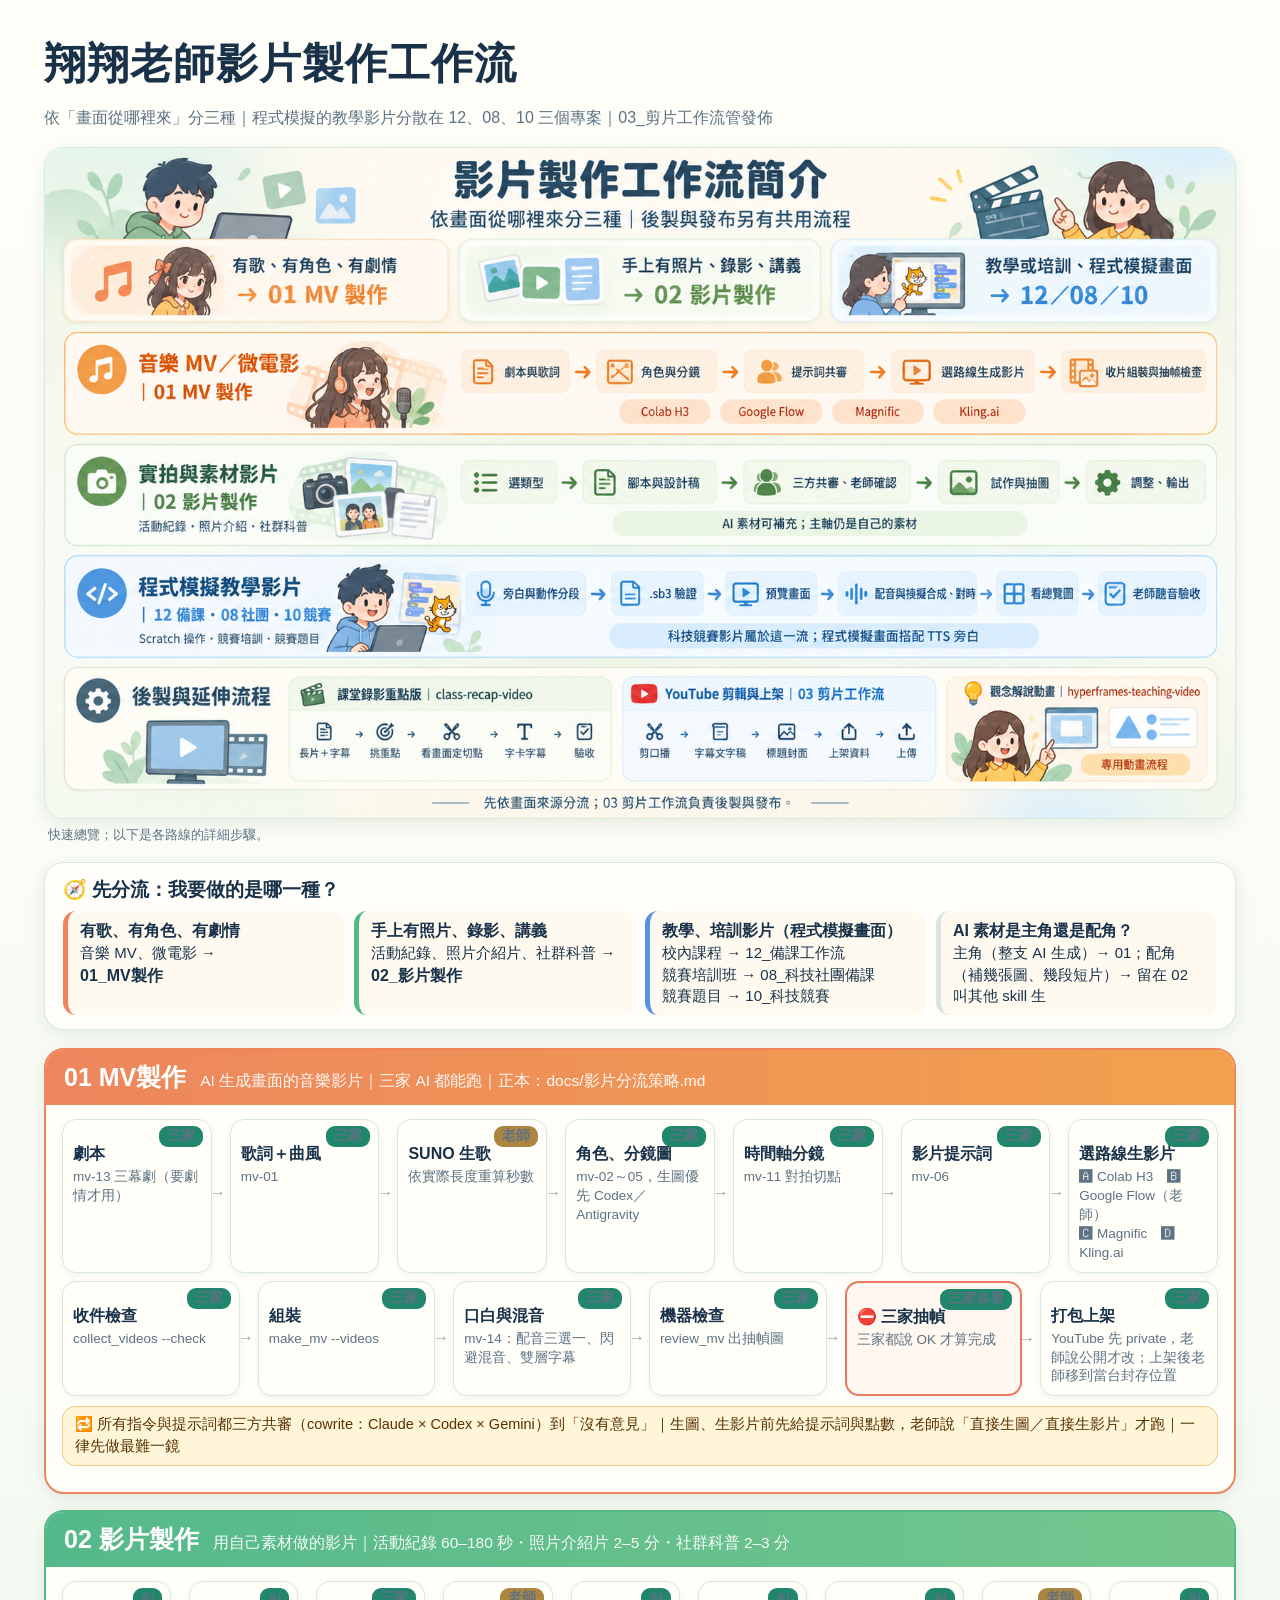
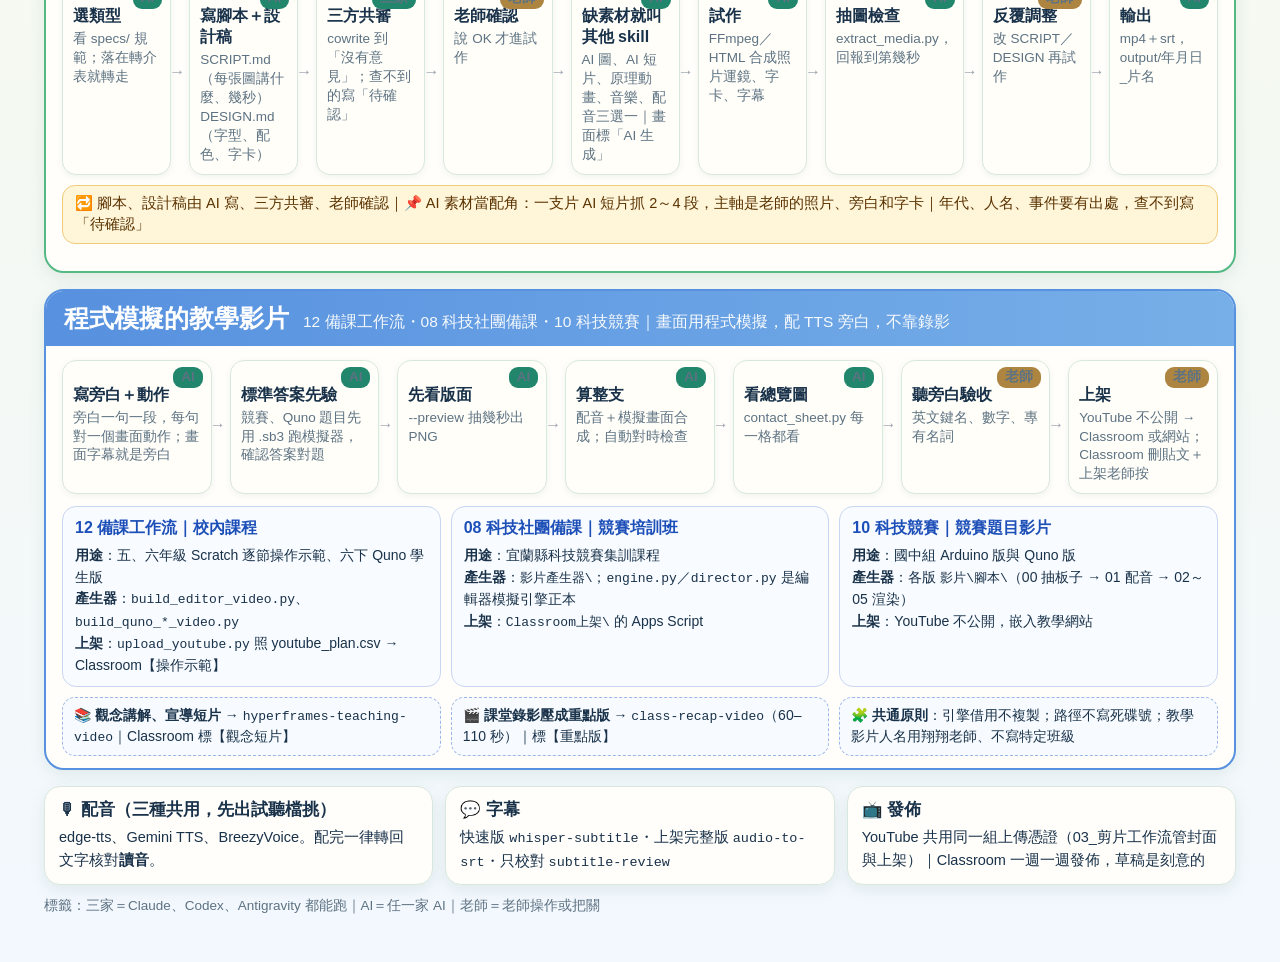
<file: index.html>
<!doctype html>
<html lang="zh-Hant">
<head>
  <meta charset="utf-8">
  <meta name="viewport" content="width=device-width, initial-scale=1">
  <title>影片製作工作流</title>
  <meta http-equiv="refresh" content="0; url=workflow.html">
  <script>window.location.replace('workflow.html');</script>
  <link rel="stylesheet" href="styles.css">
</head>
<body>
  <div class="app-shell">
    <aside class="sidebar" aria-label="MV 製作流程導覽">
      <div class="brand">
        <div class="brand-mark">MV</div>
        <div>
          <h1>mv-production</h1>
          <p>AI 影像與影片 SOP</p>
        </div>
      </div>
      
      <!-- 用戶認證區域 -->
      <div class="auth-section" id="authSection">
        <button class="google-signin-btn" id="googleSignInBtn" type="button">
          🔐 使用 Google 登入
        </button>
        <div id="userInfo" class="user-info" style="display:none;">
          <p id="userName"></p>
          <button class="logout-btn" id="logoutBtn" type="button">登出</button>
        </div>
      </div>

      <!-- 專案選單（登入後顯示）-->
      <div class="project-section" id="projectSection" style="display:none;">
        <label for="projectSelect">目前專案</label>
        <select id="projectSelect"></select>
        <div class="project-actions">
          <button class="ghost-btn" id="newProjectBtn" type="button">＋ 新增專案</button>
          <button class="ghost-btn danger" id="deleteProjectBtn" type="button">刪除</button>
        </div>
      </div>

      <nav class="step-nav" id="stepNav"></nav>
      <div class="sidebar-note">
        <strong>建議流程</strong>
        <span>先完成歌曲和主角，再進入分鏡、影片和打光。</span>
      </div>
    </aside>

    <main class="main">
      <section class="hero">
        <div>
          <h2>12 步完整 MV 製作工作流程</h2>
          <p class="hero-copy">
            依照 Step_01 到 Step_12 逐步完成歌詞、角色、影像、影片、Google Flow 和電影感打光。
            常用欄位可先填好，再直接組合成可複製的 AI 指令。
          </p>
        </div>
        <div class="hero-actions">
          <button class="primary-btn" id="copyActivePrompt" type="button">複製目前步驟指令</button>
          <button class="secondary-btn" id="resetForm" type="button">清空表單</button>
        </div>
      </section>

      <section class="step-details" id="stepDetailsSection">
        <div class="section-heading">
          <div>
            <p class="eyebrow" id="activeMeta">Step_01 - 進度 1/12</p>
            <h3 id="activeTitle">歌詞創作與曲風風格</h3>
          </div>
          <span class="status-pill" id="activeCount">1 / 12</span>
        </div>

        <p id="activePurpose" class="step-purpose">
          創作適合用 SUNO 生成音樂的歌詞，並編寫英文風格描述。
        </p>

        <div class="step-info-grid">
          <div class="info-block">
            <h4>⏱️ 預期時間</h4>
            <p id="stepTime">30-45 分鐘</p>
          </div>
          <div class="info-block">
            <h4>💰 成本</h4>
            <p id="stepCost">$0</p>
          </div>
        </div>

        <div class="step-details-group">
          <div>
            <h4>🛠️ 推薦工具</h4>
            <ul id="stepTools"></ul>
          </div>
          <div>
            <h4>📥 輸入物</h4>
            <ul id="stepInputs"></ul>
          </div>
          <div>
            <h4>📤 輸出物</h4>
            <ul id="stepOutputs"></ul>
          </div>
        </div>
      </section>

      <section class="workspace">
        <section class="builder" aria-labelledby="builderTitle">
          <div class="section-heading">
            <div>
              <p class="eyebrow">Prompt Builder</p>
              <h3 id="builderTitle">快速填入常用設定</h3>
            </div>
            <span class="status-pill" id="copyStatus">尚未複製</span>
          </div>

          <div class="form-grid">
            <label class="full-width">
              歌詞
              <textarea id="lyricsInput" placeholder="貼上完整歌詞（含結構標籤如 [Verse]、[Chorus]）"></textarea>
            </label>
            <label>
              主題
              <input id="topicInput" type="text" placeholder="例：舞樂天、校園回憶、青春熱血">
            </label>
            <label>
              曲風
              <input id="styleInput" type="text" placeholder="例：J-pop、抒情搖滾、電子流行">
            </label>
            <label>
              情緒
              <input id="moodInput" type="text" placeholder="例：溫暖、熱血、懷念、神祕">
            </label>
          </div>

          <div class="generated-panel">
            <div class="panel-title-row">
              <h4>組合後的常用指令</h4>
              <button class="small-btn" id="copyGenerated" type="button">複製</button>
            </div>
            <pre id="generatedPrompt"></pre>
          </div>

          <div class="save-panel">
            <div class="panel-title-row">
              <div>
                <h4>Firebase 專案資料庫</h4>
                <p id="firebaseStatus">請先登入 Google</p>
              </div>
              <button class="small-btn" id="saveProject" type="button" disabled>儲存專案</button>
            </div>
            <div class="save-fields">
              <label>
                專案名稱
                <input id="projectNameInput" type="text" placeholder="例：舞樂天 MV 第一版">
              </label>
              <label>
                備註
                <input id="projectNoteInput" type="text" placeholder="例：v1、初稿、修改版">
              </label>
            </div>
          </div>
        </section>
      </section>
    </main>
  </div>

  <!-- Firebase SDK -->
  <script type="module">
    import { initializeApp } from "https://www.gstatic.com/firebasejs/10.7.0/firebase-app.js";
    import { getAuth, signInWithPopup, GoogleAuthProvider, onAuthStateChanged, signOut } from "https://www.gstatic.com/firebasejs/10.7.0/firebase-auth.js";
    import { getDatabase, ref, push, set, get, remove } from "https://www.gstatic.com/firebasejs/10.7.0/firebase-database.js";
    import { firebaseConfig } from "./firebase-config.js";

    const app = initializeApp(firebaseConfig);
    const auth = getAuth(app);
    const database = getDatabase(app);
    const googleProvider = new GoogleAuthProvider();

    let currentUser = null;
    let currentProjectId = null; // 目前作用中的專案 key（null = 尚未儲存的新專案）
    let projectsCache = {};      // { id: 專案資料 }

    // 表單欄位 → 輸入框 id
    const INPUT_IDS = {
      projectName: "projectNameInput",
      projectNote: "projectNoteInput",
      lyrics: "lyricsInput",
      topic: "topicInput",
      style: "styleInput",
      mood: "moodInput",
    };

    const $ = (id) => document.getElementById(id);

    function setStatus(msg) {
      const el = $("firebaseStatus");
      if (el) el.textContent = msg;
    }

    function readForm() {
      const data = {};
      for (const [field, id] of Object.entries(INPUT_IDS)) {
        data[field] = $(id)?.value ?? "";
      }
      return data;
    }

    function writeForm(data) {
      for (const [field, id] of Object.entries(INPUT_IDS)) {
        const el = $(id);
        if (el) el.value = data?.[field] ?? "";
      }
      // 觸發 script.js 重新組合「常用指令」
      $("topicInput")?.dispatchEvent(new Event("input", { bubbles: true }));
    }

    // 依更新時間排序（新到舊）
    function sortedProjectIds() {
      return Object.keys(projectsCache).sort((a, b) => {
        const ta = projectsCache[a].updatedAt || projectsCache[a].createdAt || "";
        const tb = projectsCache[b].updatedAt || projectsCache[b].createdAt || "";
        return tb.localeCompare(ta);
      });
    }

    function renderProjectSelect() {
      const sel = $("projectSelect");
      if (!sel) return;
      const ids = sortedProjectIds();
      sel.innerHTML = "";

      if (!ids.length) {
        const opt = document.createElement("option");
        opt.value = "";
        opt.textContent = "（尚無專案，請新增）";
        sel.appendChild(opt);
        sel.disabled = true;
        return;
      }

      sel.disabled = false;
      for (const id of ids) {
        const p = projectsCache[id];
        const opt = document.createElement("option");
        opt.value = id;
        const note = p.projectNote ? `（${p.projectNote}）` : "";
        opt.textContent = `${p.projectName || "未命名"}${note}`;
        sel.appendChild(opt);
      }
      if (currentProjectId) sel.value = currentProjectId;
    }

    function selectProject(id) {
      currentProjectId = id;
      const p = projectsCache[id] || {};
      writeForm(p);
      const sel = $("projectSelect");
      if (sel) sel.value = id;
      setStatus(`已載入「${p.projectName || "未命名"}」`);
    }

    async function loadProjects() {
      try {
        const snap = await get(ref(database, `users/${currentUser.uid}/mvProjects`));
        projectsCache = snap.exists() ? snap.val() : {};
        renderProjectSelect();
        const ids = sortedProjectIds();
        if (ids.length) {
          selectProject(ids[0]); // 自動開啟最近更新的專案
        } else {
          currentProjectId = null;
          writeForm({});
          setStatus("尚無專案，填寫後按「儲存專案」即可建立");
        }
      } catch (error) {
        console.error("載入專案失敗：", error);
        setStatus("載入專案失敗：" + error.message);
      }
    }

    // 監聽認證狀態
    onAuthStateChanged(auth, async (user) => {
      currentUser = user;
      updateAuthUI();
      updateSaveButton();
      if (user) {
        await loadProjects();
      } else {
        currentProjectId = null;
        projectsCache = {};
        renderProjectSelect();
      }
    });

    // 更新認證 UI
    function updateAuthUI() {
      const signInBtn = $("googleSignInBtn");
      const userInfo = $("userInfo");
      const userName = $("userName");
      const projectSection = $("projectSection");

      if (currentUser) {
        signInBtn.style.display = "none";
        userInfo.style.display = "block";
        userName.textContent = `已登入: ${currentUser.displayName || currentUser.email}`;
        if (projectSection) projectSection.style.display = "block";
        setStatus("已登入，可儲存專案");
      } else {
        signInBtn.style.display = "block";
        userInfo.style.display = "none";
        if (projectSection) projectSection.style.display = "none";
        setStatus("請先登入 Google");
      }
    }

    // Google 登入
    $("googleSignInBtn").addEventListener("click", async () => {
      try {
        const result = await signInWithPopup(auth, googleProvider);
        currentUser = result.user;
      } catch (error) {
        alert("登入失敗: " + error.message);
      }
    });

    // 登出
    $("logoutBtn").addEventListener("click", async () => {
      try {
        await signOut(auth);
        currentUser = null;
        updateAuthUI();
      } catch (error) {
        alert("登出失敗: " + error.message);
      }
    });

    // 更新儲存按鈕狀態
    function updateSaveButton() {
      $("saveProject").disabled = !currentUser;
    }

    // 切換專案
    $("projectSelect").addEventListener("change", (e) => {
      const id = e.target.value;
      if (id) selectProject(id);
    });

    // 新增專案（清空表單）
    $("newProjectBtn").addEventListener("click", () => {
      currentProjectId = null;
      writeForm({});
      const sel = $("projectSelect");
      if (sel) sel.value = "";
      $("projectNameInput")?.focus();
      setStatus("已開新專案，填寫後按「儲存專案」");
    });

    // 刪除目前專案
    $("deleteProjectBtn").addEventListener("click", async () => {
      if (!currentUser || !currentProjectId) {
        alert("目前沒有選定要刪除的專案");
        return;
      }
      const p = projectsCache[currentProjectId];
      if (!confirm(`確定刪除「${p?.projectName || "此專案"}」？此動作無法復原。`)) return;
      try {
        await remove(ref(database, `users/${currentUser.uid}/mvProjects/${currentProjectId}`));
        delete projectsCache[currentProjectId];
        currentProjectId = null;
        renderProjectSelect();
        const ids = sortedProjectIds();
        if (ids.length) selectProject(ids[0]);
        else writeForm({});
        setStatus("已刪除專案");
      } catch (error) {
        alert("刪除失敗: " + error.message);
      }
    });

    // 儲存專案（有選定 → 更新；新專案 → 建立）
    $("saveProject").addEventListener("click", async () => {
      if (!currentUser) {
        alert("請先登入");
        return;
      }
      const form = readForm();
      if (!form.projectName) {
        alert("請輸入專案名稱");
        return;
      }

      try {
        const now = new Date().toISOString();
        if (currentProjectId) {
          const existing = projectsCache[currentProjectId] || {};
          const payload = { ...form, createdAt: existing.createdAt || now, updatedAt: now };
          await set(ref(database, `users/${currentUser.uid}/mvProjects/${currentProjectId}`), payload);
          projectsCache[currentProjectId] = payload;
          setStatus(`✓ 已更新「${form.projectName}」`);
        } else {
          const payload = { ...form, createdAt: now, updatedAt: now };
          const newRef = await push(ref(database, `users/${currentUser.uid}/mvProjects`), payload);
          currentProjectId = newRef.key;
          projectsCache[currentProjectId] = payload;
          setStatus(`✓ 已建立「${form.projectName}」`);
        }
        renderProjectSelect();
        $("projectSelect").value = currentProjectId;
      } catch (error) {
        alert("儲存失敗: " + error.message);
      }
    });
  </script>

  <script src="script.js"></script>
</body>
</html>
</file>
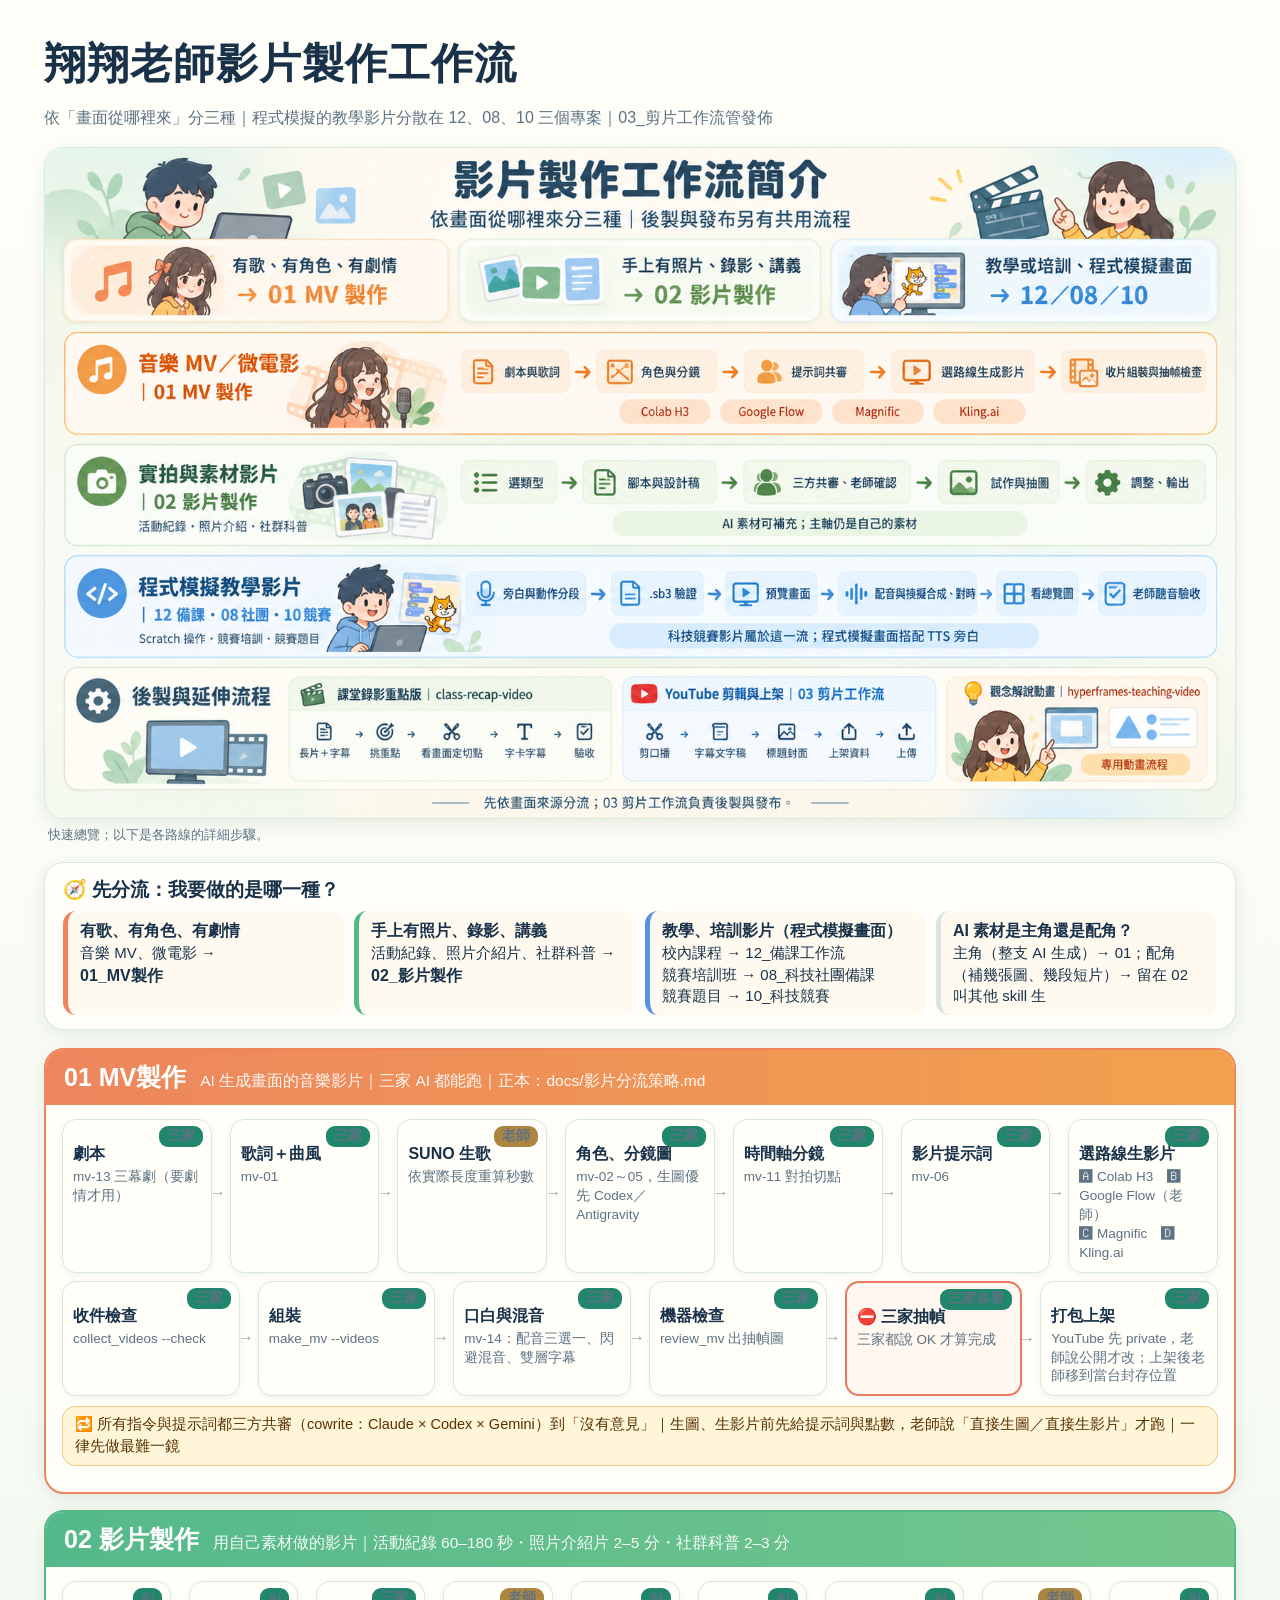
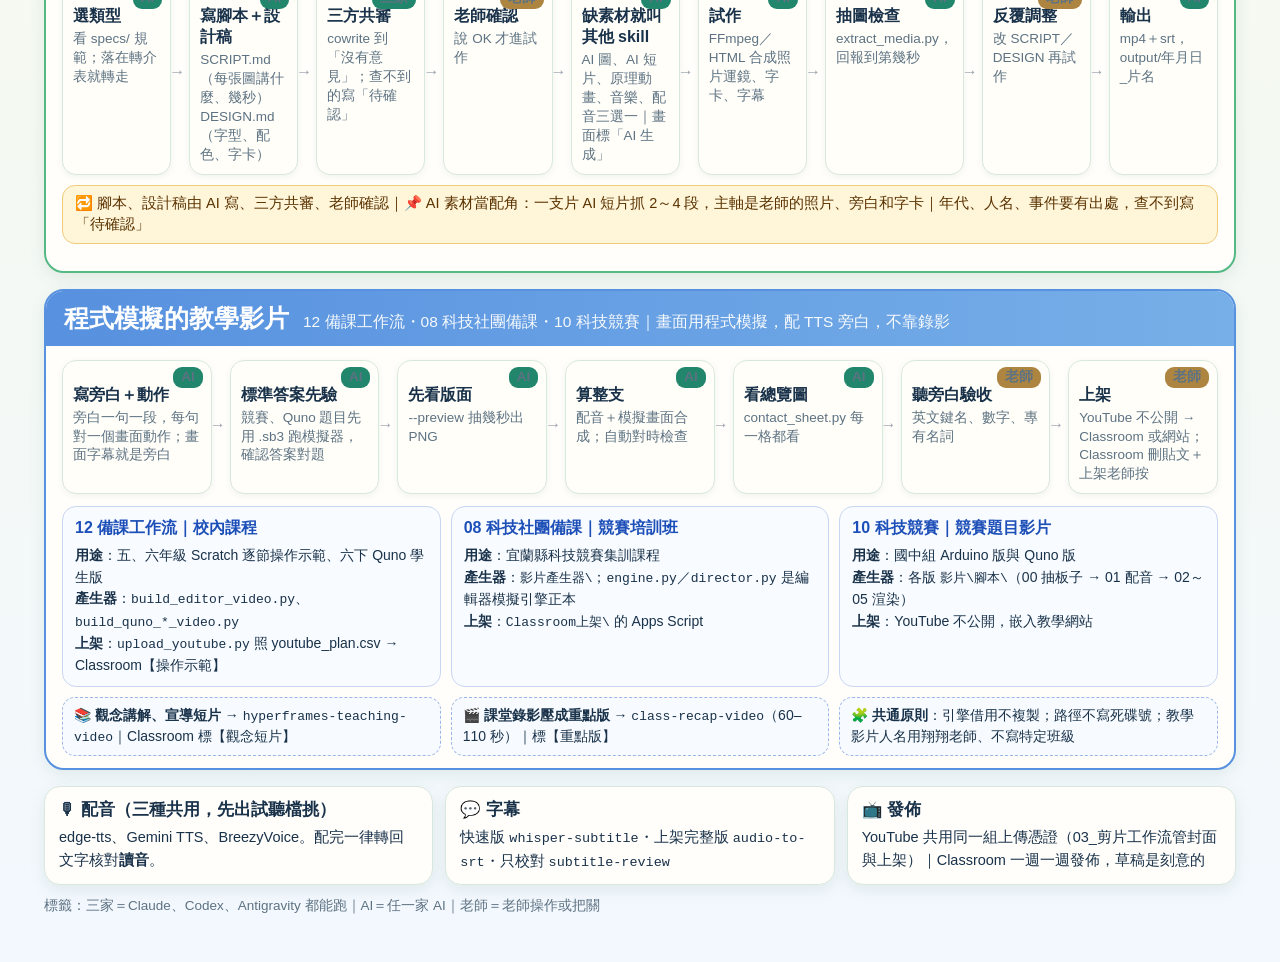
<file: workflow.html>
<!doctype html>
<html lang="zh-Hant">
<head>
  <meta charset="utf-8">
  <meta name="viewport" content="width=device-width, initial-scale=1">
  <meta name="description" content="影片製作工作流詳細版：音樂 MV、實拍與素材影片、程式模擬教學影片及後製發布。">
  <title>翔翔老師影片製作工作流</title>
  <style>
    :root{--ink:#19324a;--sub:#5d7282;--line:#d9e8dc;--bg:#f6f8ef;--m:#ef8559;--p:#55b985;--t:#5791df;--warn:#ca6654}*{box-sizing:border-box}body{margin:0;background:linear-gradient(180deg,#fffef9,#f4f9f2 68%,#f3f8ff);font-family:"Noto Sans TC","Microsoft JhengHei",sans-serif;color:var(--ink)}.wrap{max-width:1688px;margin:auto;padding:36px 44px 34px}h1{margin:0 0 4px;font-size:clamp(28px,4vw,42px);letter-spacing:1px}.meta{color:var(--sub);font-size:16px;margin-bottom:18px}.overview{margin:0 0 18px}.overview img{display:block;width:100%;height:auto;border:1px solid var(--line);border-radius:20px;box-shadow:0 5px 16px rgba(61,105,76,.10)}.overview figcaption{margin:7px 4px 0;color:var(--sub);font-size:13px}.router,.lane,.shared div{box-shadow:0 5px 16px rgba(61,105,76,.10)}.router{background:#fffefb;border:1px solid var(--line);border-radius:20px;padding:14px 18px;margin-bottom:18px}.router h2{margin:0 0 8px;font-size:19px}.rt{display:grid;grid-template-columns:repeat(4,1fr);gap:10px;font-size:15px}.rt div{border-radius:13px;padding:8px 12px;background:#fffaf0;border-left:5px solid var(--line);line-height:1.45}.rt b{display:block;font-size:16px}.rt .m{border-left-color:var(--m)}.rt .p{border-left-color:var(--p)}.rt .t{border-left-color:var(--t)}.lane{background:#fffefb;border-radius:20px;border:2px solid var(--line);margin-bottom:16px;overflow:hidden}.lane .hd{color:#fff;padding:11px 18px;display:flex;align-items:baseline;gap:14px;flex-wrap:wrap}.lane .hd .n{font-size:25px;font-weight:800}.lane .hd .w{font-size:15.5px;opacity:.95}.M{border-color:var(--m)}.M .hd{background:linear-gradient(90deg,#ed865d,#f2a14e)}.P{border-color:var(--p)}.P .hd{background:linear-gradient(90deg,#54b98a,#75c68d)}.T{border-color:var(--t)}.T .hd{background:linear-gradient(90deg,#5791df,#77afe8)}.lane .bd{padding:14px 16px 12px}.row{display:grid;gap:18px;align-items:stretch}.c6{grid-template-columns:repeat(6,1fr)}.c7{grid-template-columns:repeat(7,1fr)}.c9{grid-template-columns:repeat(9,1fr)}.s{background:#fffef9;border:1px solid var(--line);border-radius:14px;padding:8px 10px 9px;position:relative;box-shadow:0 2px 6px rgba(81,106,91,.08)}.s:not(:last-child)::after{content:"→";position:absolute;right:-15px;top:42%;color:#9aa1ad;font-size:16px}.s b{display:block;font-size:16px;margin:16px 0 3px}.s span{font-size:13.5px;color:var(--sub);line-height:1.4;display:block}.who{position:absolute;top:6px;right:8px;font-size:13.5px;font-weight:700;color:#fff;border-radius:9px;padding:1px 8px}.who.a{background:#21866c}.who.t{background:#ad8541}.s.stop{background:#fff7f0;border:2px solid #e97961}.rule{margin-top:10px;font-size:14.5px;color:#5a3300;background:#fff5d9;border:1px solid #f0cb7a;border-radius:13px;padding:7px 12px;line-height:1.5}.proj,.side,.shared{display:grid;grid-template-columns:repeat(3,1fr);gap:10px;margin-top:12px}.proj div{font-size:14px;background:#f8fbff;border:1px solid #c9d6f2;border-radius:14px;padding:9px 12px;line-height:1.55}.proj h3{margin:0 0 4px;font-size:16px;color:#1d4fb8}.side{margin-top:10px}.side div{font-size:14px;background:#f7fbff;border:1px dashed #9db6e8;border-radius:13px;padding:7px 11px;line-height:1.5}.shared{gap:12px}.shared div{background:#fffefb;border:1px solid var(--line);border-radius:16px;padding:10px 14px;font-size:14.5px;line-height:1.55}.shared h3{margin:0 0 4px;font-size:16.5px}.legend{margin-top:12px;color:var(--sub);font-size:13.5px}code{font-family:Consolas,"Courier New",monospace;font-size:.93em}@media(max-width:1100px){.c6,.c7,.c9{grid-template-columns:repeat(3,1fr)}.s::after{display:none}.rt{grid-template-columns:repeat(2,1fr)}}@media(max-width:700px){.wrap{padding:24px 16px}.rt,.c6,.c7,.c9,.proj,.side,.shared{grid-template-columns:1fr}.lane .hd .n{font-size:21px}.meta{font-size:14px}}
  </style>
</head>
<body><main class="wrap">
  <h1>翔翔老師影片製作工作流</h1>
  <p class="meta">依「畫面從哪裡來」分三種｜程式模擬的教學影片分散在 12、08、10 三個專案｜03_剪片工作流管發佈</p>
  <figure class="overview"><img src="workflow-overview.png?v=generated" alt="影片製作工作流簡介：音樂 MV、實拍素材、程式模擬教學三條主流程，以及課堂重點版、YouTube 後製與觀念解說動畫等延伸流程" loading="lazy"><figcaption>快速總覽；以下是各路線的詳細步驟。</figcaption></figure>
  <section class="router"><h2>🧭 先分流：我要做的是哪一種？</h2><div class="rt"><div class="m"><b>有歌、有角色、有劇情</b>音樂 MV、微電影 → <b>01_MV製作</b></div><div class="p"><b>手上有照片、錄影、講義</b>活動紀錄、照片介紹片、社群科普 → <b>02_影片製作</b></div><div class="t"><b>教學、培訓影片（程式模擬畫面）</b>校內課程 → 12_備課工作流<br>競賽培訓班 → 08_科技社團備課<br>競賽題目 → 10_科技競賽</div><div><b>AI 素材是主角還是配角？</b>主角（整支 AI 生成）→ 01；配角（補幾張圖、幾段短片）→ 留在 02 叫其他 skill 生</div></div></section>
  <section class="lane M"><div class="hd"><span class="n">01 MV製作</span><span class="w">AI 生成畫面的音樂影片｜三家 AI 都能跑｜正本：docs/影片分流策略.md</span></div><div class="bd"><div class="row c7"><div class="s"><span class="who a">三家</span><b>劇本</b><span>mv-13 三幕劇（要劇情才用）</span></div><div class="s"><span class="who a">三家</span><b>歌詞＋曲風</b><span>mv-01</span></div><div class="s"><span class="who t">老師</span><b>SUNO 生歌</b><span>依實際長度重算秒數</span></div><div class="s"><span class="who a">三家</span><b>角色、分鏡圖</b><span>mv-02～05，生圖優先 Codex／Antigravity</span></div><div class="s"><span class="who a">三家</span><b>時間軸分鏡</b><span>mv-11 對拍切點</span></div><div class="s"><span class="who a">三家</span><b>影片提示詞</b><span>mv-06</span></div><div class="s"><span class="who a">三家</span><b>選路線生影片</b><span>🅰 Colab H3　🅱 Google Flow（老師）<br>🅲 Magnific　🅳 Kling.ai</span></div></div><div class="row c6" style="margin-top:8px"><div class="s"><span class="who a">三家</span><b>收件檢查</b><span>collect_videos --check</span></div><div class="s"><span class="who a">三家</span><b>組裝</b><span>make_mv --videos</span></div><div class="s"><span class="who a">三家</span><b>口白與混音</b><span>mv-14：配音三選一、閃避混音、雙層字幕</span></div><div class="s"><span class="who a">三家</span><b>機器檢查</b><span>review_mv 出抽幀圖</span></div><div class="s stop"><span class="who a">三家各看</span><b>⛔ 三家抽幀</b><span>三家都說 OK 才算完成</span></div><div class="s"><span class="who a">三家</span><b>打包上架</b><span>YouTube 先 private，老師說公開才改；上架後老師移到當台封存位置</span></div></div><p class="rule">🔁 所有指令與提示詞都三方共審（cowrite：Claude × Codex × Gemini）到「沒有意見」｜生圖、生影片前先給提示詞與點數，老師說「直接生圖／直接生影片」才跑｜一律先做最難一鏡</p></div></section>
  <section class="lane P"><div class="hd"><span class="n">02 影片製作</span><span class="w">用自己素材做的影片｜活動紀錄 60–180 秒・照片介紹片 2–5 分・社群科普 2–3 分</span></div><div class="bd"><div class="row c9"><div class="s"><span class="who a">AI</span><b>選類型</b><span>看 specs/ 規範；落在轉介表就轉走</span></div><div class="s"><span class="who a">AI</span><b>寫腳本＋設計稿</b><span>SCRIPT.md（每張圖講什麼、幾秒）<br>DESIGN.md（字型、配色、字卡）</span></div><div class="s"><span class="who a">三家</span><b>三方共審</b><span>cowrite 到「沒有意見」；查不到的寫「待確認」</span></div><div class="s"><span class="who t">老師</span><b>老師確認</b><span>說 OK 才進試作</span></div><div class="s"><span class="who a">AI</span><b>缺素材就叫其他 skill</b><span>AI 圖、AI 短片、原理動畫、音樂、配音三選一｜畫面標「AI 生成」</span></div><div class="s"><span class="who a">AI</span><b>試作</b><span>FFmpeg／HTML 合成照片運鏡、字卡、字幕</span></div><div class="s"><span class="who a">AI</span><b>抽圖檢查</b><span>extract_media.py，回報到第幾秒</span></div><div class="s"><span class="who t">老師</span><b>反覆調整</b><span>改 SCRIPT／DESIGN 再試作</span></div><div class="s"><span class="who a">AI</span><b>輸出</b><span>mp4＋srt，output/年月日_片名</span></div></div><p class="rule">🔁 腳本、設計稿由 AI 寫、三方共審、老師確認｜📌 AI 素材當配角：一支片 AI 短片抓 2～4 段，主軸是老師的照片、旁白和字卡｜年代、人名、事件要有出處，查不到寫「待確認」</p></div></section>
  <section class="lane T"><div class="hd"><span class="n">程式模擬的教學影片</span><span class="w">12 備課工作流・08 科技社團備課・10 科技競賽｜畫面用程式模擬，配 TTS 旁白，不靠錄影</span></div><div class="bd"><div class="row c7"><div class="s"><span class="who a">AI</span><b>寫旁白＋動作</b><span>旁白一句一段，每句對一個畫面動作；畫面字幕就是旁白</span></div><div class="s"><span class="who a">AI</span><b>標準答案先驗</b><span>競賽、Quno 題目先用 .sb3 跑模擬器，確認答案對題</span></div><div class="s"><span class="who a">AI</span><b>先看版面</b><span>--preview 抽幾秒出 PNG</span></div><div class="s"><span class="who a">AI</span><b>算整支</b><span>配音＋模擬畫面合成；自動對時檢查</span></div><div class="s"><span class="who a">AI</span><b>看總覽圖</b><span>contact_sheet.py 每一格都看</span></div><div class="s"><span class="who t">老師</span><b>聽旁白驗收</b><span>英文鍵名、數字、專有名詞</span></div><div class="s"><span class="who t">老師</span><b>上架</b><span>YouTube 不公開 → Classroom 或網站；Classroom 刪貼文＋上架老師按</span></div></div><div class="proj"><div><h3>12 備課工作流｜校內課程</h3><b>用途</b>：五、六年級 Scratch 逐節操作示範、六下 Quno 學生版<br><b>產生器</b>：<code>build_editor_video.py</code>、<code>build_quno_*_video.py</code><br><b>上架</b>：<code>upload_youtube.py</code> 照 youtube_plan.csv → Classroom【操作示範】</div><div><h3>08 科技社團備課｜競賽培訓班</h3><b>用途</b>：宜蘭縣科技競賽集訓課程<br><b>產生器</b>：<code>影片產生器\</code>；<code>engine.py</code>／<code>director.py</code> 是編輯器模擬引擎正本<br><b>上架</b>：<code>Classroom上架\</code> 的 Apps Script</div><div><h3>10 科技競賽｜競賽題目影片</h3><b>用途</b>：國中組 Arduino 版與 Quno 版<br><b>產生器</b>：各版 <code>影片\腳本\</code>（00 抽板子 → 01 配音 → 02～05 渲染）<br><b>上架</b>：YouTube 不公開，嵌入教學網站</div></div><div class="side"><div>📚 <b>觀念講解、宣導短片</b> → <code>hyperframes-teaching-video</code>｜Classroom 標【觀念短片】</div><div>🎬 <b>課堂錄影壓成重點版</b> → <code>class-recap-video</code>（60–110 秒）｜標【重點版】</div><div>🧩 <b>共通原則</b>：引擎借用不複製；路徑不寫死碟號；教學影片人名用翔翔老師、不寫特定班級</div></div></div></section>
  <section class="shared"><div><h3>🎙 配音（三種共用，先出試聽檔挑）</h3>edge-tts、Gemini TTS、BreezyVoice。配完一律轉回文字核對<b>讀音</b>。</div><div><h3>💬 字幕</h3>快速版 <code>whisper-subtitle</code>・上架完整版 <code>audio-to-srt</code>・只校對 <code>subtitle-review</code></div><div><h3>📺 發佈</h3>YouTube 共用同一組上傳憑證（03_剪片工作流管封面與上架）｜Classroom 一週一週發佈，草稿是刻意的</div></section>
  <p class="legend">標籤：三家＝Claude、Codex、Antigravity 都能跑｜AI＝任一家 AI｜老師＝老師操作或把關</p>
</main></body></html>
</file>
<file: styles.css>
:root {
  --bg: #f4f1ea;
  --surface: #fffdf7;
  --surface-strong: #ffffff;
  --ink: #202124;
  --muted: #60646c;
  --line: #ddd6c8;
  --accent: #0f766e;
  --accent-dark: #115e59;
  --warm: #c2410c;
  --shadow: 0 16px 40px rgba(33, 37, 41, 0.09);
}

* {
  box-sizing: border-box;
}

body {
  margin: 0;
  color: var(--ink);
  background: var(--bg);
  font-family: "Noto Sans TC", "Microsoft JhengHei", Arial, sans-serif;
  line-height: 1.6;
}

button,
input {
  font: inherit;
}

button {
  cursor: pointer;
}

.app-shell {
  display: grid;
  grid-template-columns: 280px minmax(0, 1fr);
  min-height: 100vh;
}

.sidebar {
  position: sticky;
  top: 0;
  height: 100vh;
  padding: 24px 18px;
  background: #17313a;
  color: #f8fafc;
  overflow-y: auto;
}

.brand {
  display: flex;
  align-items: center;
  gap: 12px;
  padding-bottom: 20px;
  border-bottom: 1px solid rgba(255, 255, 255, 0.18);
}

.brand-mark {
  display: grid;
  place-items: center;
  width: 46px;
  height: 46px;
  border-radius: 8px;
  background: #f97316;
  color: #fff;
  font-weight: 800;
}

.brand h1 {
  margin: 0;
  font-size: 20px;
  line-height: 1.2;
}

.brand p,
.sidebar-note span {
  display: block;
  margin: 4px 0 0;
  color: #cbd5e1;
  font-size: 14px;
}

/* 專案選單 */
.project-section {
  margin: 18px 0 4px;
}

.project-section label {
  display: block;
  margin-bottom: 6px;
  color: #cbd5e1;
  font-size: 13px;
  font-weight: 600;
}

.project-section select {
  width: 100%;
  min-height: 40px;
  border-radius: 8px;
  border: 1px solid rgba(255, 255, 255, 0.18);
  background: #0f242b;
  color: #f8fafc;
  padding: 8px 10px;
}

.project-actions {
  display: flex;
  gap: 8px;
  margin-top: 8px;
}

.ghost-btn {
  flex: 1;
  padding: 8px;
  border-radius: 8px;
  border: 1px solid rgba(255, 255, 255, 0.2);
  background: rgba(255, 255, 255, 0.08);
  color: #e2e8f0;
  font-size: 13px;
}

.ghost-btn:hover {
  background: rgba(255, 255, 255, 0.15);
}

.ghost-btn.danger {
  color: #fca5a5;
  border-color: rgba(252, 165, 165, 0.4);
}

.step-nav {
  display: grid;
  gap: 8px;
  margin: 22px 0;
}

.nav-btn {
  width: 100%;
  padding: 10px 12px;
  border: 1px solid transparent;
  border-radius: 8px;
  color: #e2e8f0;
  background: transparent;
  text-align: left;
}

.nav-btn:hover,
.nav-btn.active {
  border-color: rgba(255, 255, 255, 0.16);
  background: rgba(255, 255, 255, 0.11);
}

.nav-btn strong {
  display: block;
  font-size: 14px;
}

.nav-btn span {
  display: block;
  color: #cbd5e1;
  font-size: 13px;
}

.sidebar-note {
  padding: 14px;
  border: 1px solid rgba(255, 255, 255, 0.16);
  border-radius: 8px;
  background: rgba(255, 255, 255, 0.08);
}

.main {
  padding: 28px;
}

.hero,
.builder,
.content-panel,
.reference-panel {
  border: 1px solid var(--line);
  border-radius: 8px;
  background: var(--surface);
  box-shadow: var(--shadow);
}

.hero {
  display: flex;
  justify-content: space-between;
  gap: 24px;
  padding: 28px;
  margin-bottom: 20px;
}

.eyebrow {
  margin: 0 0 6px;
  color: var(--warm);
  font-size: 13px;
  font-weight: 700;
  letter-spacing: 0;
}

.hero h2,
.section-heading h3,
.reference-panel h3 {
  margin: 0;
  line-height: 1.25;
}

.hero h2 {
  font-size: 30px;
}

.hero-copy {
  max-width: 760px;
  margin: 12px 0 0;
  color: var(--muted);
}

.hero-actions {
  display: flex;
  align-items: flex-start;
  gap: 10px;
  flex-wrap: wrap;
}

.primary-btn,
.secondary-btn,
.small-btn {
  min-height: 40px;
  border-radius: 8px;
  border: 1px solid var(--accent);
  padding: 9px 14px;
  white-space: nowrap;
}

.primary-btn,
.small-btn {
  color: #fff;
  background: var(--accent);
}

.primary-btn:hover,
.small-btn:hover {
  background: var(--accent-dark);
}

.secondary-btn {
  color: var(--accent-dark);
  background: transparent;
}

.danger-btn {
  color: #c0392b;
}

.workspace {
  display: block;
}

.builder,
.content-panel,
.reference-panel {
  padding: 22px;
}

.section-heading,
.panel-title-row {
  display: flex;
  align-items: center;
  justify-content: space-between;
  gap: 14px;
  margin-bottom: 18px;
}

.status-pill,
.step-count {
  display: inline-flex;
  align-items: center;
  min-height: 30px;
  padding: 4px 10px;
  border-radius: 999px;
  color: var(--accent-dark);
  background: #ccfbf1;
  font-size: 13px;
}

.form-grid {
  display: grid;
  grid-template-columns: repeat(2, minmax(0, 1fr));
  gap: 14px;
  align-items: start;
}

.form-grid .full-width {
  grid-column: 1 / -1;
}

label {
  display: grid;
  gap: 6px;
  color: #3f3f46;
  font-size: 14px;
  font-weight: 700;
}

input {
  width: 100%;
  min-height: 42px;
  border: 1px solid var(--line);
  border-radius: 8px;
  padding: 8px 10px;
  background: var(--surface-strong);
  color: var(--ink);
}

input:focus {
  outline: 2px solid rgba(15, 118, 110, 0.24);
  border-color: var(--accent);
}

.generated-panel,
.prompt-card,
.output-card,
.save-panel {
  margin-top: 18px;
  border: 1px solid var(--line);
  border-radius: 8px;
  background: var(--surface-strong);
}

.output-hint {
  margin: 0;
  padding: 8px 14px 0;
  font-size: 0.78rem;
  color: var(--text-muted, #888);
}

.output-card textarea {
  display: block;
  width: 100%;
  min-height: 320px;
  padding: 14px 16px;
  border: none;
  border-radius: 0 0 8px 8px;
  background: transparent;
  font-size: 0.92rem;
  line-height: 1.8;
  resize: vertical;
  box-sizing: border-box;
  font-family: inherit;
}

.panel-title-row {
  margin: 0;
  padding: 14px;
  border-bottom: 1px solid var(--line);
}

.panel-title-row h4 {
  margin: 0;
}

.panel-title-row p {
  margin: 4px 0 0;
  color: var(--muted);
  font-size: 13px;
}

.save-fields {
  display: grid;
  grid-template-columns: repeat(2, minmax(0, 1fr));
  gap: 14px;
  padding: 14px;
}

.saved-list {
  display: grid;
  gap: 10px;
  padding: 0 14px 14px;
}

.saved-item {
  display: grid;
  gap: 4px;
  padding: 12px;
  border: 1px solid var(--line);
  border-radius: 8px;
  background: #fbfaf5;
}

.saved-item button {
  justify-self: start;
  margin-top: 4px;
}

.saved-item strong {
  color: var(--ink);
}

.saved-item span {
  color: var(--muted);
  font-size: 13px;
}

pre {
  margin: 0;
  padding: 16px;
  overflow: auto;
  color: #1f2937;
  background: #fbfaf5;
  font-family: Consolas, "Noto Sans Mono", monospace;
  font-size: 14px;
  line-height: 1.7;
  white-space: pre-wrap;
}

.detail-grid {
  display: grid;
  grid-template-columns: repeat(2, minmax(0, 1fr));
  gap: 14px;
}

.detail-grid article {
  min-height: 145px;
  padding: 16px;
  border: 1px solid var(--line);
  border-radius: 8px;
  background: var(--surface-strong);
}

.detail-grid h4,
.reference-panel h3 {
  margin: 0 0 10px;
}

.detail-grid p,
.detail-grid ul,
.reference-panel ul,
.tips p {
  margin: 0;
}

.detail-grid ul,
.reference-panel ul {
  padding-left: 20px;
}

.reference-grid {
  display: grid;
  grid-template-columns: repeat(2, minmax(0, 1fr));
  gap: 20px;
  margin-top: 20px;
}

.reference-panel.wide {
  grid-column: 1 / -1;
}

.checklist {
  display: grid;
  gap: 8px;
}

.check-item {
  display: flex;
  align-items: center;
  gap: 8px;
  color: #3f3f46;
}

.check-item input {
  width: 18px;
  min-height: 18px;
  accent-color: var(--accent);
}

.tips {
  display: grid;
  gap: 10px;
}

@media (max-width: 1080px) {
  .app-shell {
    grid-template-columns: 1fr;
  }

  .sidebar {
    position: static;
    height: auto;
  }

  .step-nav {
    grid-template-columns: repeat(2, minmax(0, 1fr));
  }

  .workspace {
    grid-template-columns: 1fr;
  }
}

@media (max-width: 720px) {
  .main {
    padding: 16px;
  }

  .hero,
  .section-heading {
    display: grid;
  }

  .hero h2 {
    font-size: 24px;
  }

  .form-grid,
  .save-fields,
  .detail-grid,
  .reference-grid,
  .step-nav {
    grid-template-columns: 1fr;
  }
}

/* Google Sign-In Styles */
.auth-section {
  padding: 1rem;
  border-top: 1px solid #e0e0e0;
  border-bottom: 1px solid #e0e0e0;
  margin-bottom: 1rem;
}

.google-signin-btn {
  width: 100%;
  padding: 0.75rem;
  background: linear-gradient(135deg, #4285f4 0%, #1967d2 100%);
  color: white;
  border: none;
  border-radius: 4px;
  font-weight: 600;
  cursor: pointer;
  font-size: 0.95rem;
  transition: all 0.3s ease;
}

.google-signin-btn:hover {
  box-shadow: 0 2px 8px rgba(66, 133, 244, 0.4);
  transform: translateY(-2px);
}

.user-info {
  text-align: center;
  padding: 0.5rem 0;
}

.user-info p {
  margin: 0.5rem 0;
  font-size: 0.85rem;
  color: #666;
}

.logout-btn {
  width: 100%;
  padding: 0.5rem;
  background: #f5f5f5;
  border: 1px solid #ddd;
  border-radius: 4px;
  cursor: pointer;
  font-size: 0.85rem;
  transition: all 0.2s;
}

.logout-btn:hover {
  background: #eeeeee;
}

#saveProject:disabled {
  opacity: 0.5;
  cursor: not-allowed;
}

#saveProject:not(:disabled) {
  background: linear-gradient(135deg, #4caf50 0%, #388e3c 100%);
}

#saveProject:not(:disabled):hover {
  box-shadow: 0 2px 8px rgba(76, 175, 80, 0.4);
}

#lyricsInput {
  min-height: 140px;
  padding: 10px;
  border: 1px solid var(--line);
  border-radius: 6px;
  font-family: inherit;
  font-size: 14px;
  resize: vertical;
}

/* Step Details Section */
.step-details {
  padding: 2rem;
  background-color: var(--surface);
  border-bottom: 1px solid var(--line);
}

.step-details .section-heading {
  margin-bottom: 1.5rem;
}

.step-purpose {
  font-size: 1rem;
  line-height: 1.6;
  color: var(--text);
  margin-bottom: 1.5rem;
}

.step-info-grid {
  display: grid;
  grid-template-columns: repeat(2, 1fr);
  gap: 1rem;
  margin-bottom: 2rem;
}

.info-block {
  padding: 1rem;
  background-color: var(--background);
  border-radius: 6px;
  border: 1px solid var(--line);
}

.info-block h4 {
  margin: 0 0 0.5rem 0;
  font-size: 0.9rem;
  color: var(--text-muted);
}

.info-block p {
  margin: 0;
  font-size: 1.1rem;
  font-weight: 600;
  color: var(--text);
}

.step-details-group {
  display: grid;
  grid-template-columns: repeat(3, 1fr);
  gap: 1.5rem;
}

.step-details-group div h4 {
  margin: 0 0 0.75rem 0;
  font-size: 0.9rem;
  color: var(--text-muted);
  font-weight: 600;
}

.step-details-group ul {
  list-style: disc;
  margin: 0;
  padding-left: 1.5rem;
}

.step-details-group li {
  margin: 0.25rem 0;
  font-size: 0.9rem;
  color: var(--text);
}

@media (max-width: 768px) {
  .step-info-grid {
    grid-template-columns: 1fr;
  }
  
  .step-details-group {
    grid-template-columns: 1fr;
  }
}
</file>
